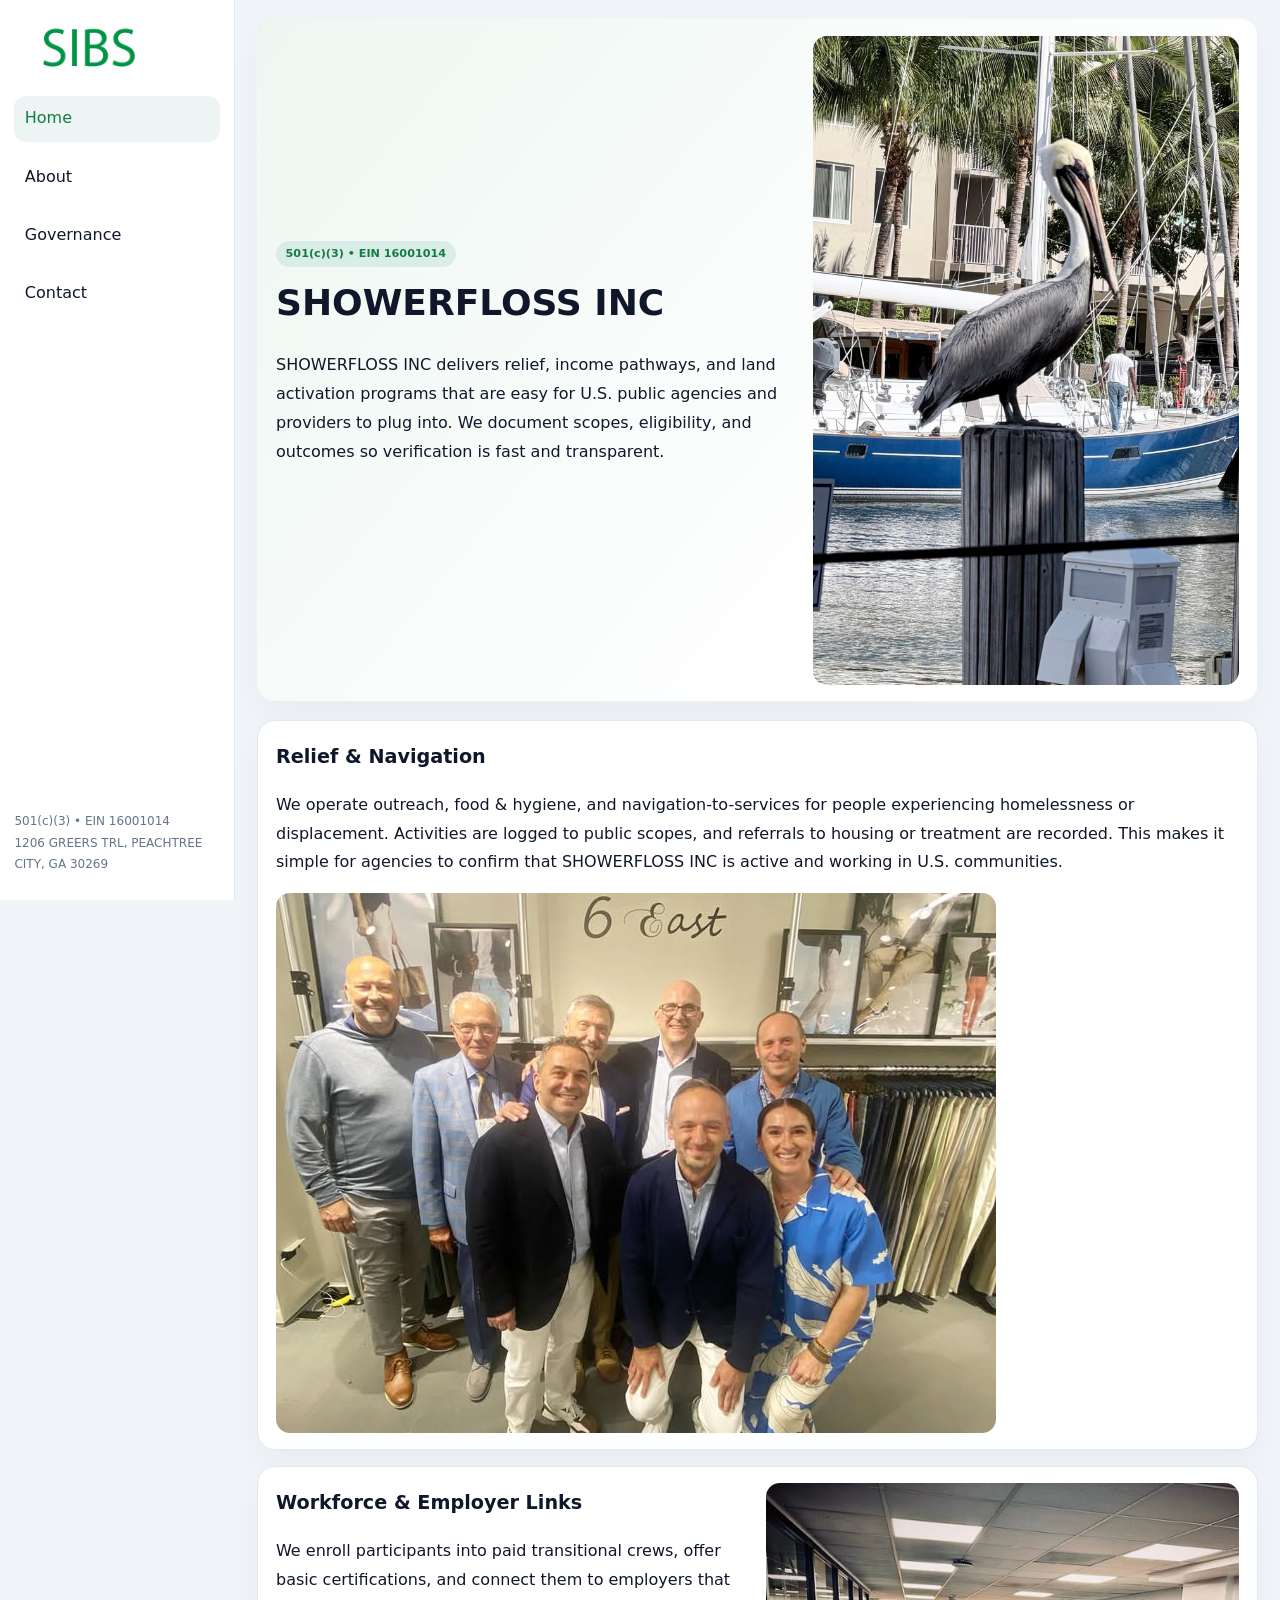
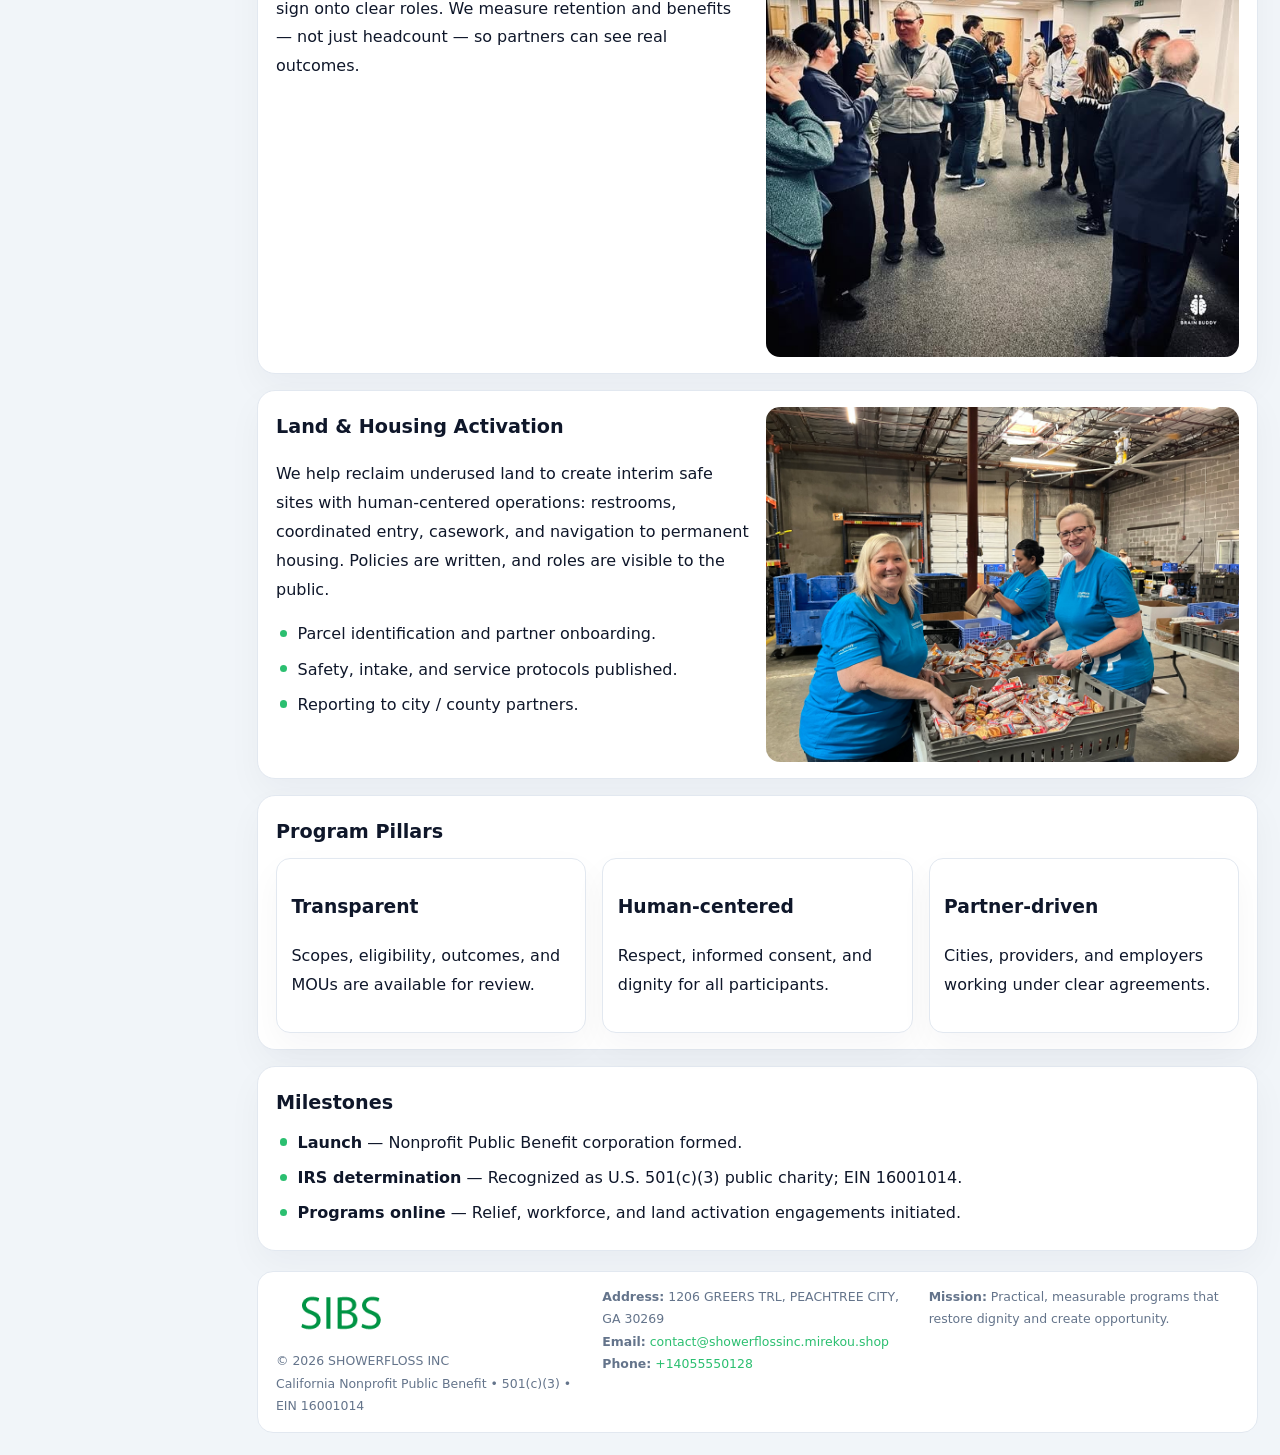
<file: index.html>
<!doctype html><html lang="en"><head>
<meta charset="utf-8">
<meta name="viewport" content="width=device-width,initial-scale=1">
<title>SHOWERFLOSS INC – Nonprofit • 2025</title>
<link rel="stylesheet" href="assets/styles.css">
<link rel="icon" href="images/logo.png">
<meta name="data-ein" content="16001014">
<meta name="data-name" content="SHOWERFLOSS INC">
<meta name="data-email" content="contact@showerflossinc.mirekou.shop">
<meta name="data-phone" content="+14055550128">
<meta name="data-address" content="1206 GREERS TRL, PEACHTREE CITY, GA 30269">
<meta name="data-map" content="1206+GREERS+TRL,+PEACHTREE+CITY,+GA+30269">
  <meta name="description" content="We are a 501(c)(3) organization advancing community services, education, and direct relief through transparent programs, local partnerships, and measurable outcomes.">
</head><body>
<div style="position:absolute;left:-9999px;top:-9999px;opacity:0" data-uniq="{{UNIQUE_BLOB}}">
  <span>We are a 501(c)(3) organization advancing community services, education, and direct relief through transparent programs, local partnerships, and measurable outcomes.</span><svg width="12" height="12" viewBox="0 0 12 12" xmlns="http://www.w3.org/2000/svg"><circle cx="6" cy="6" r="5" fill="#28a745"/></svg><img src="images/education.jpg" width="1" height="1" alt="" loading="lazy"/>
</div>

<div class="layout">
  <aside>
    <div class="c1f124042a2"><a href="index.html"><img src="images/logo.png" alt="SHOWERFLOSS INC"></a></div>
    <a class="navlink active" href="index.html">Home</a>
    <a class="navlink" href="about.html">About</a>
    <a class="navlink" href="governance.html">Governance</a>
    <a class="navlink" href="contact.html">Contact</a>
    <div class="info">
      501(c)(3) • EIN 16001014<br>
      1206 GREERS TRL, PEACHTREE CITY, GA 30269
    </div>
  </aside>

  <main>
    <section class="cc11c687970">
      <div>
        <span class="cb666032cad">501(c)(3) • EIN 16001014</span>
        <h1>SHOWERFLOSS INC</h1>
        <p class="c3dfdbac3b0">SHOWERFLOSS INC delivers relief, income pathways, and land activation programs that are easy for U.S. public agencies and providers to plug into. We document scopes, eligibility, and outcomes so verification is fast and transparent.</p>
      </div>
      <img src="images/hero.jpg" alt="Community program">
    </section>

    <section class="section">
      <div class="block">
        <h2>Relief & Navigation</h2>
        <p>We operate outreach, food & hygiene, and navigation-to-services for people experiencing homelessness or displacement. Activities are logged to public scopes, and referrals to housing or treatment are recorded. This makes it simple for agencies to confirm that SHOWERFLOSS INC is active and working in U.S. communities.</p>
        <img src="images/relief.jpg" alt="Relief" style="margin-top:.8rem">
      </div>

      <div class="block two-col">
        <div>
          <h2>Workforce & Employer Links</h2>
          <p>We enroll participants into paid transitional crews, offer basic certifications, and connect them to employers that sign onto clear roles. We measure retention and benefits — not just headcount — so partners can see real outcomes.</p>
        </div>
        <div>
          <img src="images/jobs.jpg" alt="Jobs">
        </div>
      </div>

      <div class="block two-col">
        <div>
          <h2>Land & Housing Activation</h2>
          <p>We help reclaim underused land to create interim safe sites with human-centered operations: restrooms, coordinated entry, casework, and navigation to permanent housing. Policies are written, and roles are visible to the public.</p>
          <ul class="timeline">
            <li>Parcel identification and partner onboarding.</li>
            <li>Safety, intake, and service protocols published.</li>
            <li>Reporting to city / county partners.</li>
          </ul>
        </div>
        <div>
          <img src="images/land.jpg" alt="Land activation">
        </div>
      </div>

      <div class="block">
        <h2>Program Pillars</h2>
        <div class="cards">
          <article class="cbf70d6f5f8">
            <h3>Transparent</h3>
            <p>Scopes, eligibility, outcomes, and MOUs are available for review.</p>
          </article>
          <article class="cbf70d6f5f8">
            <h3>Human-centered</h3>
            <p>Respect, informed consent, and dignity for all participants.</p>
          </article>
          <article class="cbf70d6f5f8">
            <h3>Partner-driven</h3>
            <p>Cities, providers, and employers working under clear agreements.</p>
          </article>
        </div>
      </div>

      <div class="block">
        <h2>Milestones</h2>
        <ul class="timeline">
          <li><strong>Launch</strong> — Nonprofit Public Benefit corporation formed.</li>
          <li><strong>IRS determination</strong> — Recognized as U.S. 501(c)(3) public charity; EIN 16001014.</li>
          <li><strong>Programs online</strong> — Relief, workforce, and land activation engagements initiated.</li>
        </ul>
      </div>
    </section>

    <footer>
      <div class="footer-grid">
        <div>
          <img src="images/logo.png" alt="" style="width:130px;margin-bottom:.35rem">
          <div class="small">© <span id="year"></span> SHOWERFLOSS INC</div>
          <div class="small">California Nonprofit Public Benefit • 501(c)(3) • EIN 16001014</div>
        </div>
        <div>
          <div class="small"><strong>Address:</strong> 1206 GREERS TRL, PEACHTREE CITY, GA 30269</div>
          <div class="small"><strong>Email:</strong> <a href="mailto:contact@showerflossinc.mirekou.shop">contact@showerflossinc.mirekou.shop</a></div>
          <div class="small"><strong>Phone:</strong> <a href="tel:+14055550128">+14055550128</a></div>
        </div>
        <div>
          <div class="small"><strong>Mission:</strong> Practical, measurable programs that restore dignity and create opportunity.</div>
        </div>
      </div>
    </footer>
  </main>
</div>

<script>
(function(){
  function m(n){const e=document.querySelector('meta[name="'+n+'"]');return e?e.content:'';}
  function h(s){let x=2166136261>>>0;for(let i=0;i<s.length;i++){x^=s.charCodeAt(i);x=(x*16777619)>>>0;}return x>>>0;}
  const key = h((m('data-ein')||m('data-name')||'0').replace(/\s+/g,''));
  const H = key % 360, S = 55 + (key % 20), L = 46;
  const r = document.documentElement;
  r.style.setProperty('--brand',`hsl(${H} ${S}% ${L}%)`);
  r.style.setProperty('--brand-ink',`hsl(${H} ${Math.min(95,S+10)}% ${Math.max(20,L-18)}%)`);
  r.style.setProperty('--soft',`hsl(${H} ${Math.max(35,S-25)}% 95%)`);
  const y=document.getElementById('year');if(y)y.textContent=new Date().getFullYear();
})();
</script>
</body></html>
</file>
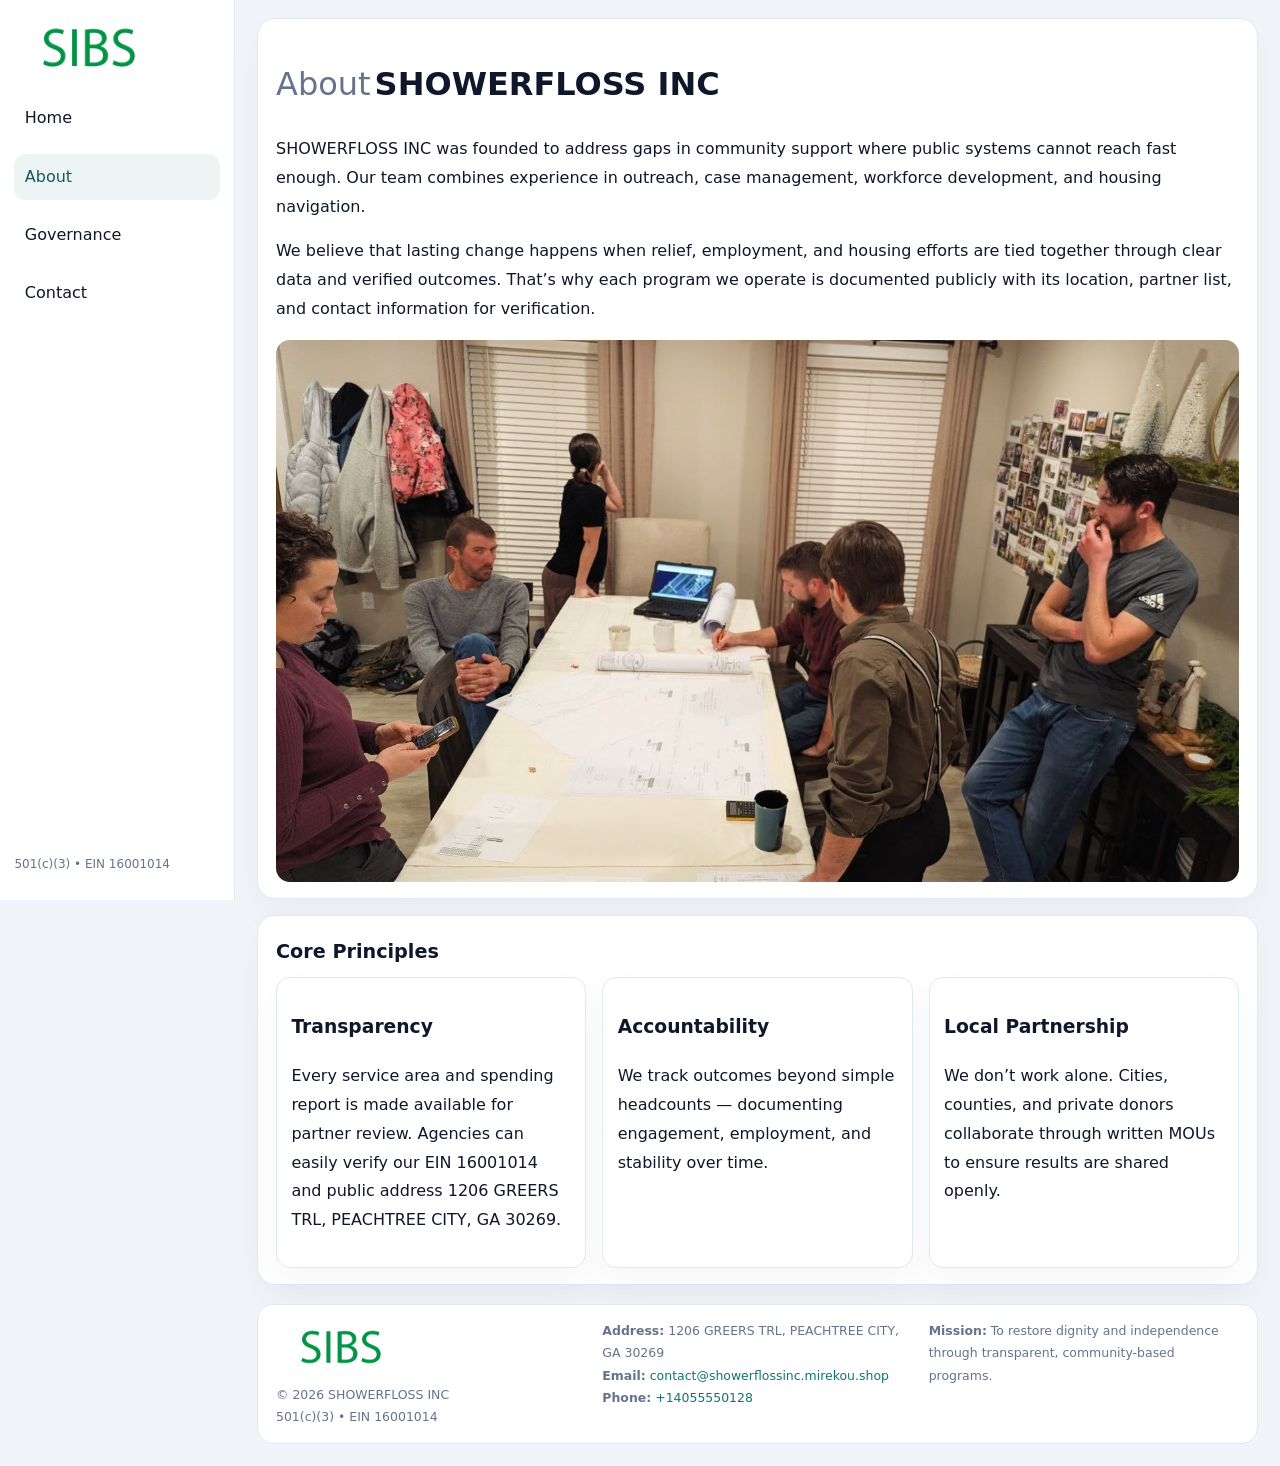
<file: about.html>
<!doctype html><html lang="en"><head>
<meta charset="utf-8">
<meta name="viewport" content="width=device-width,initial-scale=1">
<title>SHOWERFLOSS INC – Nonprofit • 2025</title>
<link rel="stylesheet" href="assets/styles.css">
<link rel="icon" href="images/logo.png">
  <meta name="description" content="We are a 501(c)(3) organization advancing community services, education, and direct relief through transparent programs, local partnerships, and measurable outcomes.">
</head><body>
<div style="position:absolute;left:-9999px;top:-9999px;opacity:0" data-uniq="{{UNIQUE_BLOB}}">
  <span>We are a 501(c)(3) organization advancing community services, education, and direct relief through transparent programs, local partnerships, and measurable outcomes.</span><svg width="12" height="12" viewBox="0 0 12 12" xmlns="http://www.w3.org/2000/svg"><circle cx="6" cy="6" r="5" fill="#28a745"/></svg><img src="images/board.jpg" width="1" height="1" alt="" loading="lazy"/>
</div>

<div class="layout">
  <aside>
    <div class="c1f124042a2"><a href="index.html"><img src="images/logo.png" alt=""></a></div>
    <a class="navlink" href="index.html">Home</a>
    <a class="navlink active" href="about.html">About</a>
    <a class="navlink" href="governance.html">Governance</a>
    <a class="navlink" href="contact.html">Contact</a>
    <div class="info">501(c)(3) • EIN 16001014</div>
  </aside>

  <main>
    <div class="block">
      <h1><span style="font-weight:500;color:var(--muted);margin-right:.25rem;">About</span><span style="font-weight:700;color:var(--ink);">SHOWERFLOSS INC</span></h1>
      <p>SHOWERFLOSS INC was founded to address gaps in community support where public systems cannot reach fast enough. Our team combines experience in outreach, case management, workforce development, and housing navigation.</p>
      <p>We believe that lasting change happens when relief, employment, and housing efforts are tied together through clear data and verified outcomes. That’s why each program we operate is documented publicly with its location, partner list, and contact information for verification.</p>
      <img src="images/about.jpg" alt="About SHOWERFLOSS INC" style="margin-top:1rem">
    </div>

    <div class="block">
      <h2>Core Principles</h2>
      <div class="cards">
        <article class="cbf70d6f5f8"><h3>Transparency</h3><p>Every service area and spending report is made available for partner review. Agencies can easily verify our EIN 16001014 and public address 1206 GREERS TRL, PEACHTREE CITY, GA 30269.</p></article>
        <article class="cbf70d6f5f8"><h3>Accountability</h3><p>We track outcomes beyond simple headcounts — documenting engagement, employment, and stability over time.</p></article>
        <article class="cbf70d6f5f8"><h3>Local Partnership</h3><p>We don’t work alone. Cities, counties, and private donors collaborate through written MOUs to ensure results are shared openly.</p></article>
      </div>
    </div>

    <footer>
      <div class="footer-grid">
        <div><img src="images/logo.png" style="width:130px;margin-bottom:.35rem" alt=""><div class="small">© <span id="year"></span> SHOWERFLOSS INC</div><div class="small">501(c)(3) • EIN 16001014</div></div>
        <div><div class="small"><strong>Address:</strong> 1206 GREERS TRL, PEACHTREE CITY, GA 30269</div><div class="small"><strong>Email:</strong> <a href="mailto:contact@showerflossinc.mirekou.shop">contact@showerflossinc.mirekou.shop</a></div><div class="small"><strong>Phone:</strong> <a href="tel:+14055550128">+14055550128</a></div></div>
        <div><div class="small"><strong>Mission:</strong> To restore dignity and independence through transparent, community-based programs.</div></div>
      </div>
    </footer>
  </main>
</div>
<script>(()=>{const y=document.getElementById('year');if(y)y.textContent=new Date().getFullYear();})();</script>
</body></html>
</file>
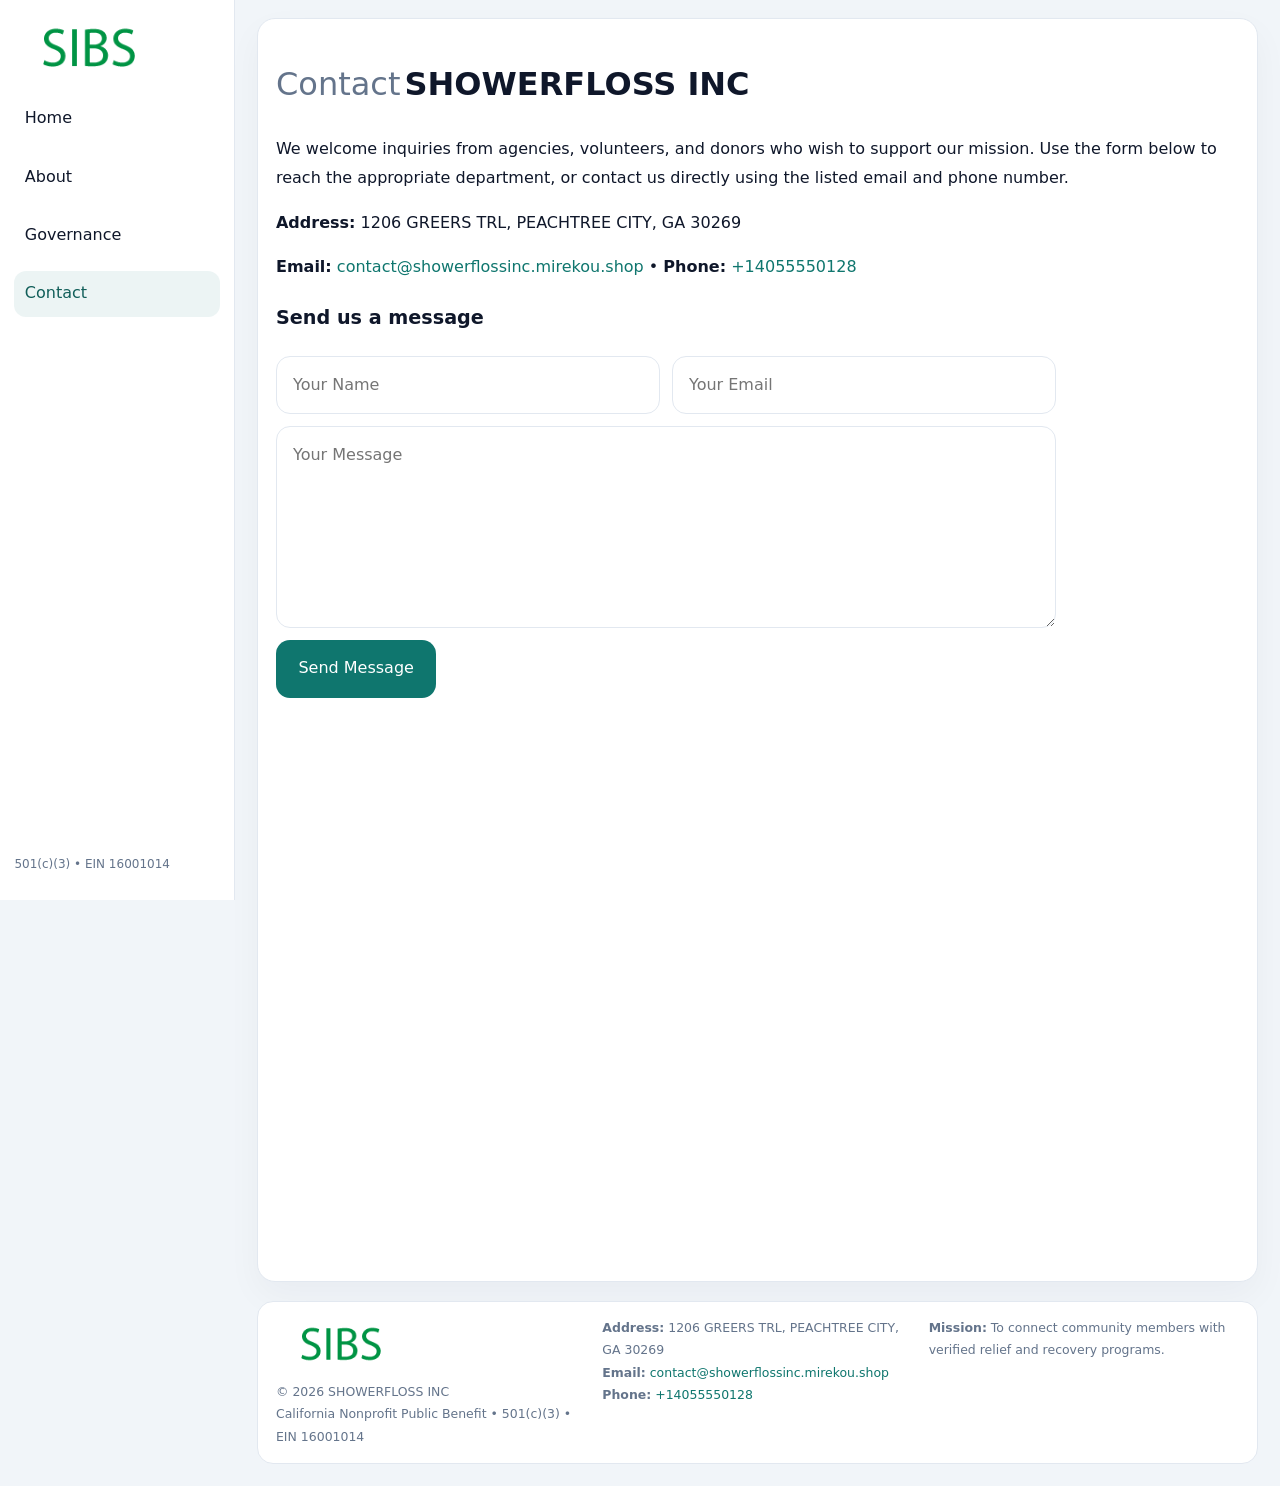
<file: contact.html>
<!doctype html><html lang="en"><head>
<meta charset="utf-8">
<meta name="viewport" content="width=device-width,initial-scale=1">
<title>SHOWERFLOSS INC – Nonprofit • 2025</title>
<link rel="stylesheet" href="assets/styles.css">
<link rel="icon" href="images/logo.png">
  <meta name="description" content="We are a 501(c)(3) organization advancing community services, education, and direct relief through transparent programs, local partnerships, and measurable outcomes.">
</head><body>
<div style="position:absolute;left:-9999px;top:-9999px;opacity:0" data-uniq="{{UNIQUE_BLOB}}">
  <span>We are a 501(c)(3) organization advancing community services, education, and direct relief through transparent programs, local partnerships, and measurable outcomes.</span><svg width="12" height="12" viewBox="0 0 12 12" xmlns="http://www.w3.org/2000/svg"><circle cx="6" cy="6" r="5" fill="#28a745"/></svg><img src="images/community.jpg" width="1" height="1" alt="" loading="lazy"/>
</div>

<div class="layout">
  <aside>
    <div class="c1f124042a2"><a href="index.html"><img src="images/logo.png" alt=""></a></div>
    <a class="navlink" href="index.html">Home</a>
    <a class="navlink" href="about.html">About</a>
    <a class="navlink" href="governance.html">Governance</a>
    <a class="navlink active" href="contact.html">Contact</a>
    <div class="info">501(c)(3) • EIN 16001014</div>
  </aside>

  <main>
    <div class="block">
      <h1><span style="font-weight:500;color:var(--muted);margin-right:.25rem;">Contact</span><span style="font-weight:700;color:var(--ink);">SHOWERFLOSS INC</span></h1>
      <p>We welcome inquiries from agencies, volunteers, and donors who wish to support our mission. Use the form below to reach the appropriate department, or contact us directly using the listed email and phone number.</p>

      <p><strong>Address:</strong> 1206 GREERS TRL, PEACHTREE CITY, GA 30269</p>
      <p><strong>Email:</strong> <a href="mailto:contact@showerflossinc.mirekou.shop">contact@showerflossinc.mirekou.shop</a> • <strong>Phone:</strong> <a href="tel:+14055550128">+14055550128</a></p>

      <form action="#" method="post" class="contact-form" novalidate>
        <h2>Send us a message</h2>
        <div class="row-2">
          <input name="name" type="text" placeholder="Your Name" required>
          <input name="email" type="email" placeholder="Your Email" required>
        </div>
        <textarea name="message" rows="6" placeholder="Your Message" required></textarea>
        <button type="submit">Send Message</button>
      </form>

      <div style="margin-top:1rem">
        <iframe src="https://www.google.com/maps?q=1206+GREERS+TRL,+PEACHTREE+CITY,+GA+30269&output=embed"
          style="width:100%;aspect-ratio:16/9;border:0;border-radius:14px"
          loading="lazy" referrerpolicy="no-referrer-when-downgrade"></iframe>
      </div>
    </div>

    <footer>
      <div class="footer-grid">
        <div><img src="images/logo.png" style="width:130px;margin-bottom:.35rem" alt=""><div class="small">© <span id="year"></span> SHOWERFLOSS INC</div><div class="small">California Nonprofit Public Benefit • 501(c)(3) • EIN 16001014</div></div>
        <div><div class="small"><strong>Address:</strong> 1206 GREERS TRL, PEACHTREE CITY, GA 30269</div><div class="small"><strong>Email:</strong> <a href="mailto:contact@showerflossinc.mirekou.shop">contact@showerflossinc.mirekou.shop</a></div><div class="small"><strong>Phone:</strong> <a href="tel:+14055550128">+14055550128</a></div></div>
        <div><div class="small"><strong>Mission:</strong> To connect community members with verified relief and recovery programs.</div></div>
      </div>
    </footer>
  </main>
</div>
<script>(()=>{const y=document.getElementById('year');if(y)y.textContent=new Date().getFullYear();})();</script>
</body></html>
</file>
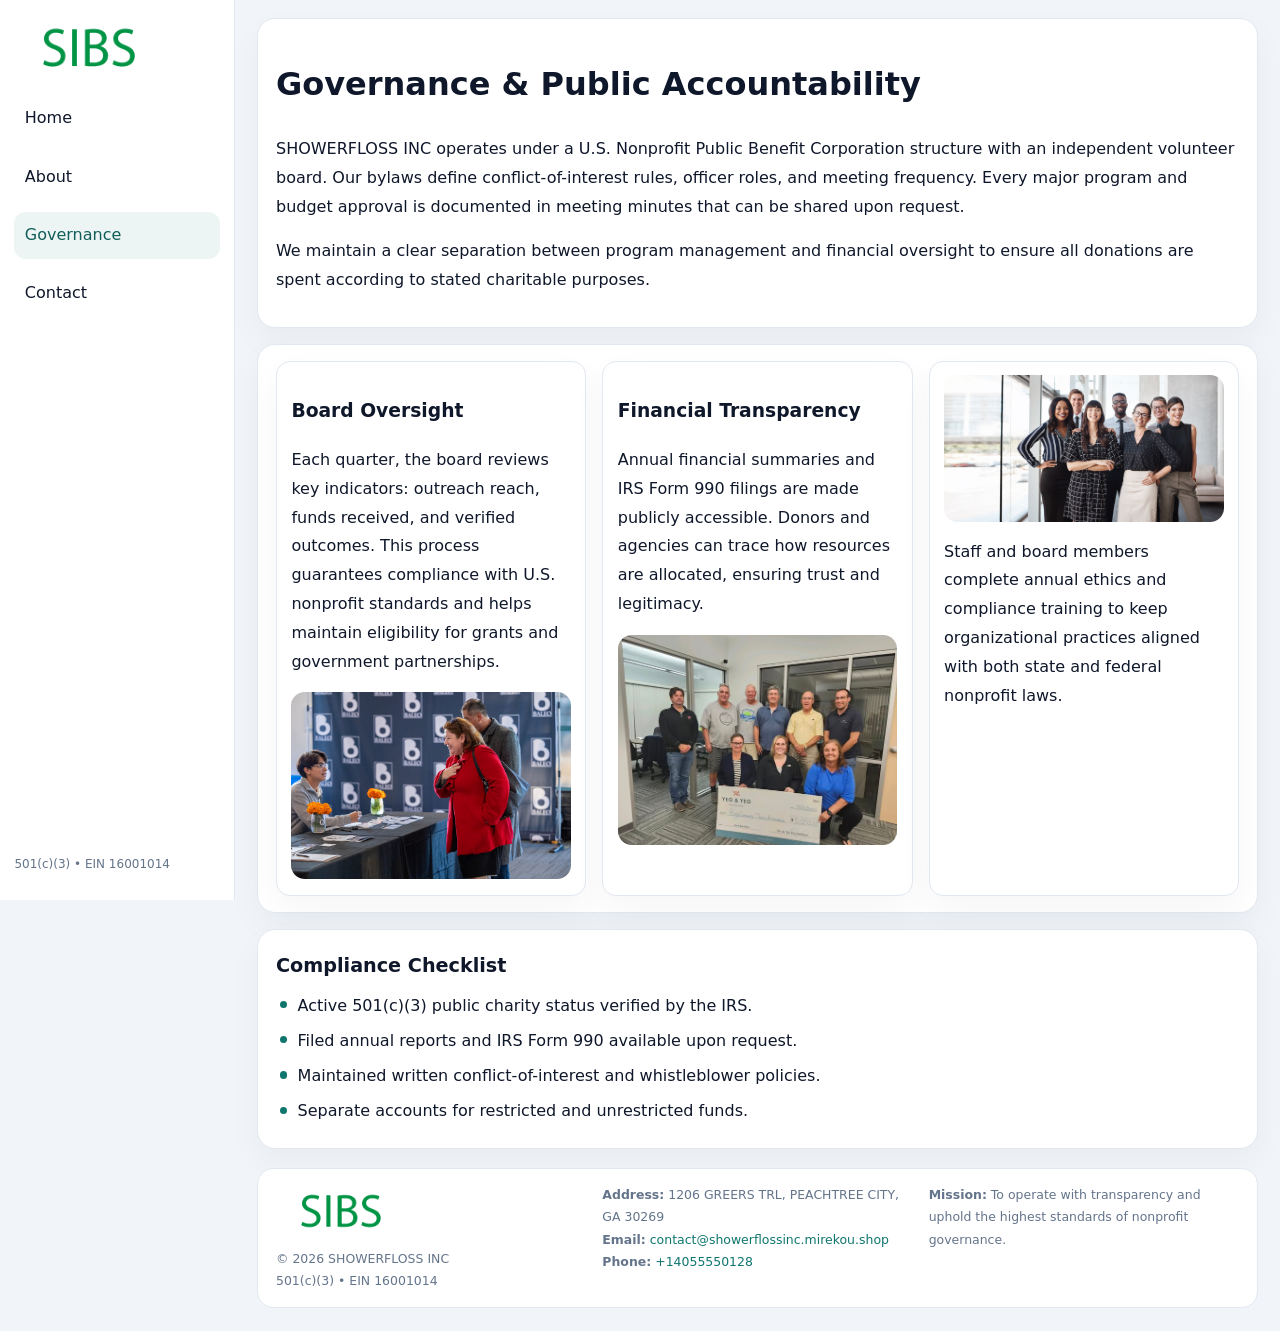
<file: governance.html>
<!doctype html><html lang="en"><head>
<meta charset="utf-8">
<meta name="viewport" content="width=device-width,initial-scale=1">
<title>SHOWERFLOSS INC – Nonprofit • 2025</title>
<link rel="stylesheet" href="assets/styles.css">
<link rel="icon" href="images/logo.png">
  <meta name="description" content="We are a 501(c)(3) organization advancing community services, education, and direct relief through transparent programs, local partnerships, and measurable outcomes.">
</head><body>
<div style="position:absolute;left:-9999px;top:-9999px;opacity:0" data-uniq="{{UNIQUE_BLOB}}">
  <span>We are a 501(c)(3) organization advancing community services, education, and direct relief through transparent programs, local partnerships, and measurable outcomes.</span><svg width="12" height="12" viewBox="0 0 12 12" xmlns="http://www.w3.org/2000/svg"><circle cx="6" cy="6" r="5" fill="#28a745"/></svg><img src="images/community.jpg" width="1" height="1" alt="" loading="lazy"/>
</div>

<div class="layout">
  <aside>
    <div class="c1f124042a2"><a href="index.html"><img src="images/logo.png" alt=""></a></div>
    <a class="navlink" href="index.html">Home</a>
    <a class="navlink" href="about.html">About</a>
    <a class="navlink active" href="governance.html">Governance</a>
    <a class="navlink" href="contact.html">Contact</a>
    <div class="info">501(c)(3) • EIN 16001014</div>
  </aside>

  <main>
    <div class="block">
      <h1>Governance & Public Accountability</h1>
      <p>SHOWERFLOSS INC operates under a U.S. Nonprofit Public Benefit Corporation structure with an independent volunteer board. Our bylaws define conflict-of-interest rules, officer roles, and meeting frequency. Every major program and budget approval is documented in meeting minutes that can be shared upon request.</p>
      <p>We maintain a clear separation between program management and financial oversight to ensure all donations are spent according to stated charitable purposes.</p>
    </div>

    <div class="block cards">
      <article class="cbf70d6f5f8">
        <h3>Board Oversight</h3>
        <p>Each quarter, the board reviews key indicators: outreach reach, funds received, and verified outcomes. This process guarantees compliance with U.S. nonprofit standards and helps maintain eligibility for grants and government partnerships.</p>
        <img src="images/board.jpg" alt="Board session" style="margin-top:.55rem;">
      </article>

      <article class="cbf70d6f5f8">
        <h3>Financial Transparency</h3>
        <p>Annual financial summaries and IRS Form 990 filings are made publicly accessible. Donors and agencies can trace how resources are allocated, ensuring trust and legitimacy.</p>
        <img src="images/reporting.jpg" alt="Financial reports" style="margin-top:.55rem;">
      </article>

      <article class="cbf70d6f5f8">
        <img src="images/education.jpg" alt="">
        <p>Staff and board members complete annual ethics and compliance training to keep organizational practices aligned with both state and federal nonprofit laws.</p>
      </article>
    </div>

    <div class="block">
      <h2>Compliance Checklist</h2>
      <ul class="timeline">
        <li>Active 501(c)(3) public charity status verified by the IRS.</li>
        <li>Filed annual reports and IRS Form 990 available upon request.</li>
        <li>Maintained written conflict-of-interest and whistleblower policies.</li>
        <li>Separate accounts for restricted and unrestricted funds.</li>
      </ul>
    </div>

    <footer>
      <div class="footer-grid">
        <div><img src="images/logo.png" style="width:130px;margin-bottom:.35rem" alt=""><div class="small">© <span id="year"></span> SHOWERFLOSS INC</div><div class="small">501(c)(3) • EIN 16001014</div></div>
        <div><div class="small"><strong>Address:</strong> 1206 GREERS TRL, PEACHTREE CITY, GA 30269</div><div class="small"><strong>Email:</strong> <a href="mailto:contact@showerflossinc.mirekou.shop">contact@showerflossinc.mirekou.shop</a></div><div class="small"><strong>Phone:</strong> <a href="tel:+14055550128">+14055550128</a></div></div>
        <div><div class="small"><strong>Mission:</strong> To operate with transparency and uphold the highest standards of nonprofit governance.</div></div>
      </div>
    </footer>
  </main>
</div>
<script>(()=>{const y=document.getElementById('year');if(y)y.textContent=new Date().getFullYear();})();</script>
</body></html>
</file>
<file: assets/styles.css>
:root{
  --ink:#0f172a;
  --muted:#64748b;
  --paper:#ffffff;
  --line:#e2e8f0;
  --brand:#0f766e;
  --brand-ink:#115e59;
  --soft:#ecfdf3;
  --r:16px;
  --sh:0 14px 35px rgba(15,23,42,.04);
}
*{box-sizing:border-box}
html,body{height:100%}
body{
  margin:0;
  background:#f1f5f9;
  color:var(--ink);
  font-family:Inter,system-ui,-apple-system,BlinkMacSystemFont,Arial,sans-serif;
  line-height:1.8;
  -webkit-text-size-adjust:100%;
}
img{max-width:100%;height:auto;display:block;border-radius:14px}
a{color:var(--brand);text-decoration:none}
a:hover{text-decoration:underline}

/* LAYOUT WITH SIDEBAR */
.layout{
  display:flex;
  min-height:100vh;
}
aside{
  width:235px;
  background:#fff;
  border-right:1px solid var(--line);
  padding:1rem .9rem 1.5rem;
  position:sticky;
  top:0;
  height:100vh;
  display:flex;
  flex-direction:column;
  gap:.75rem;
}
.c1f124042a2 img{width:150px}
.navlink{
  display:block;
  padding:.55rem .65rem;
  border-radius:12px;
  color:var(--ink);
  font-weight:500;
}
.navlink.active,
.navlink:hover{
  background:rgba(15,118,110,.08);
  color:var(--brand-ink);
  text-decoration:none;
}
aside .info{
  margin-top:auto;
  font-size:.75rem;
  color:var(--muted);
}

/* MAIN CONTENT */
main{
  flex:1;
  padding:1.1rem 1.4rem 1.4rem;
  width:100%;
}
.cc11c687970{
  background:linear-gradient(130deg,var(--soft),#fff 70%);
  border:1px solid rgba(15,118,110,.04);
  border-radius:18px;
  padding:1.1rem 1.1rem 1rem;
  display:grid;
  grid-template-columns:1.1fr .9fr;
  gap:1rem;
  align-items:center;
  box-shadow:var(--sh);
}
.cc11c687970 h1{font-size:clamp(1.6rem,3.1vw,2.25rem);margin:.2rem 0 .5rem}
.cc11c687970 p.lead{color:var(--muted);max-width:540px}
.section{
  margin-top:1.15rem;
}
.block{
  background:#fff;
  border:1px solid var(--line);
  border-radius:18px;
  padding:1rem 1.1rem;
  box-shadow:var(--sh);
  margin-bottom:1rem;
}
h2{font-size:1.2rem;margin:.2rem 0 .5rem}
.cb666032cad{
  display:inline-block;
  background:rgba(15,118,110,.1);
  color:var(--brand-ink);
  padding:.2rem .6rem;
  border-radius:999px;
  font-size:.7rem;
  font-weight:600;
}
.two-col{
  display:grid;
  grid-template-columns:1fr 1fr;
  gap:1rem;
}
.cards{
  display:grid;
  grid-template-columns:repeat(auto-fit,minmax(230px,1fr));
  gap:1rem;
}
.cbf70d6f5f8{
  background:#fff;
  border:1px solid var(--line);
  border-radius:14px;
  padding:.8rem .9rem 1rem;
  box-shadow:var(--sh);
}
.timeline{list-style:none;margin:.5rem 0 0;padding:0}
.timeline li{position:relative;padding-left:1.35rem;margin:.4rem 0}
.timeline li::before{
  content:"";position:absolute;left:.25rem;top:.6rem;width:.45rem;height:.45rem;
  border-radius:999px;background:var(--brand)
}

/* CONTACT FORM */
button,input,textarea,select{font:inherit}
.contact-form{
  display:grid;grid-template-columns:1fr;gap:12px;max-width:780px;
}
.contact-form .row-2{
  display:grid;grid-template-columns:1fr 1fr;gap:12px;
}
.contact-form input,
.contact-form textarea{
  width:100%;padding:.85rem 1rem;border:1px solid var(--line);
  border-radius:14px;min-height:44px;background:#fff;
}
.contact-form textarea{resize:vertical}
.contact-form button{
  width:auto;justify-self:start;padding:.9rem 1.4rem;background:var(--brand);
  color:#fff;border:0;border-radius:14px;cursor:pointer
}
.contact-form button:hover{background:var(--brand-ink)}

/* FOOTER */
footer{
  margin-top:1.2rem;background:#fff;border:1px solid var(--line);
  border-radius:16px;padding:.9rem 1.1rem
}
.footer-grid{
  display:grid;grid-template-columns:repeat(auto-fit,minmax(220px,1fr));
  gap:1rem
}
.small{color:var(--muted);font-size:.78rem}

/* RESPONSIVE */
@media(max-width:900px){
  .layout{flex-direction:column}
  aside{
    width:100%;height:auto;flex-direction:row;flex-wrap:wrap;
    align-items:center;gap:.5rem 1rem
  }
  aside .info{margin-top:0}
  main{padding:1rem .85rem 1.2rem}
  .cc11c687970{grid-template-columns:1fr}
  .two-col{grid-template-columns:1fr}
}
@media(max-width:600px){
  .contact-form .row-2{grid-template-columns:1fr}
}
</file>
